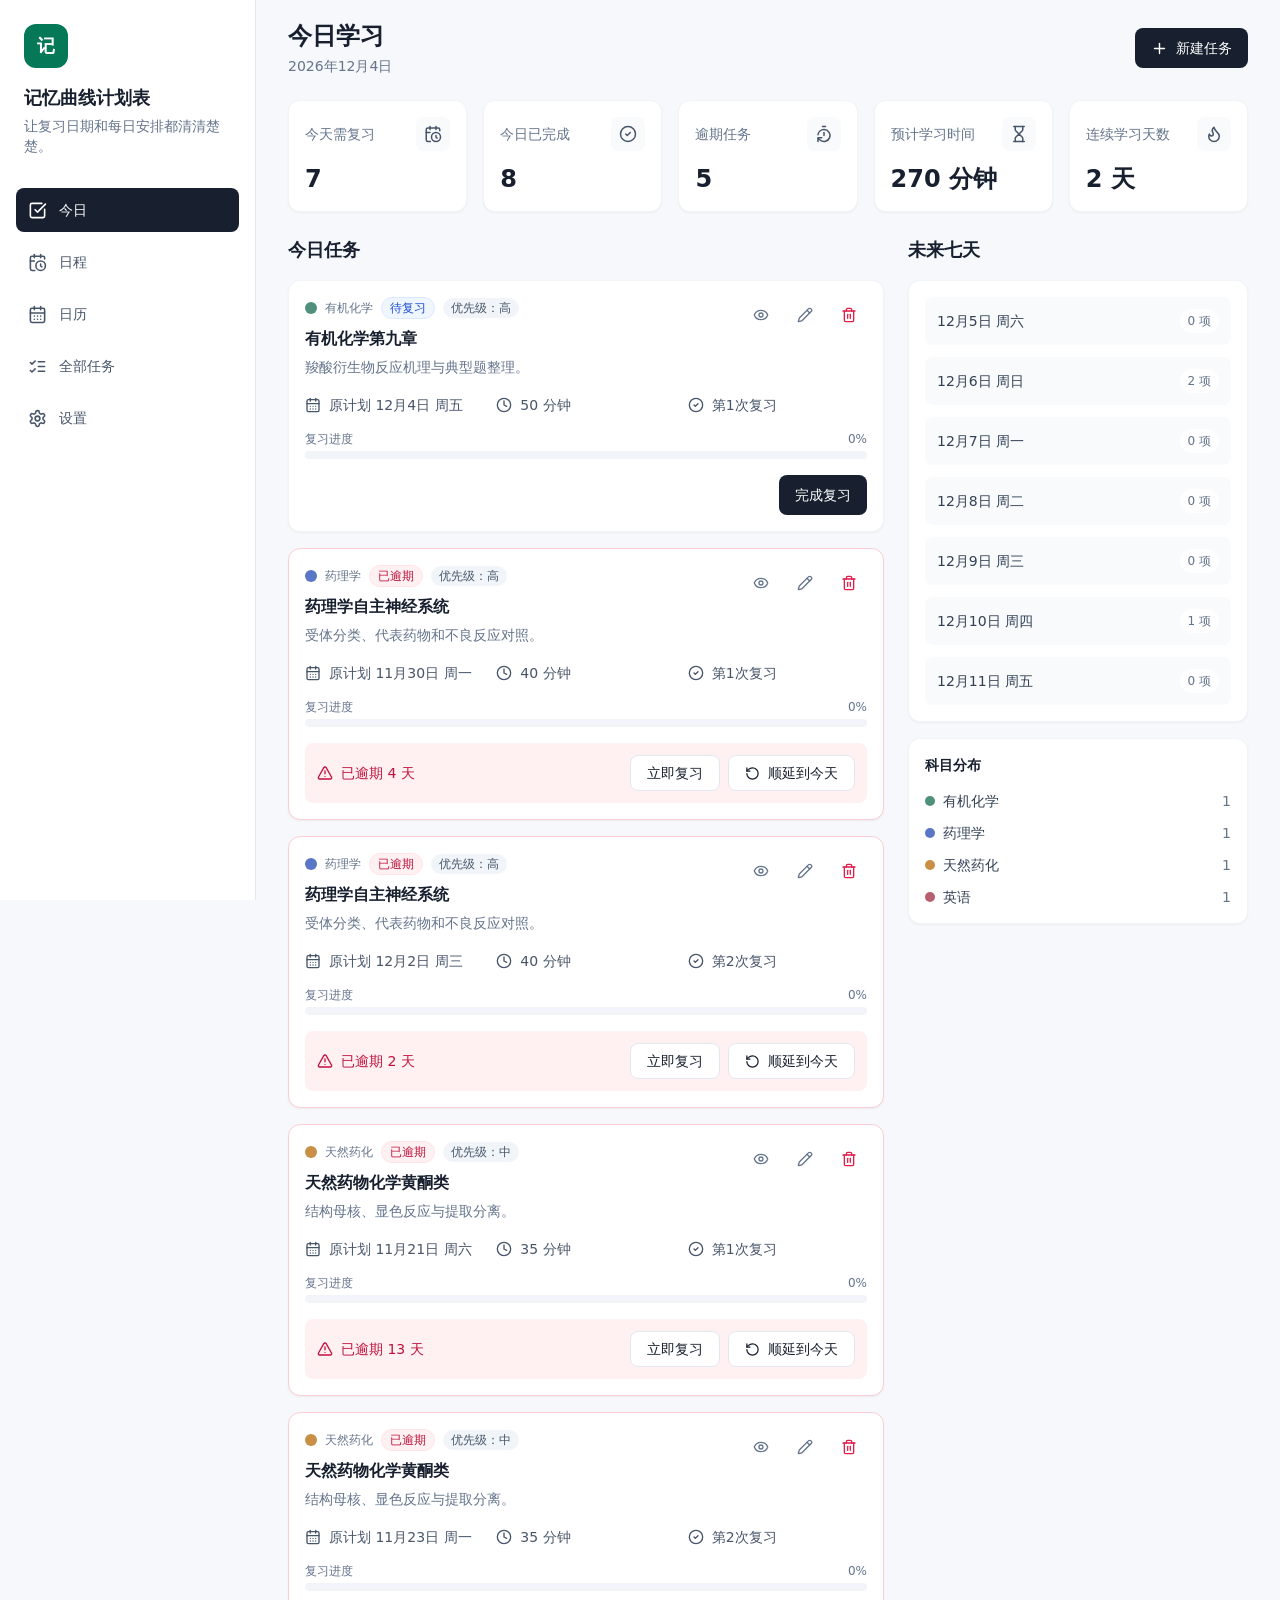
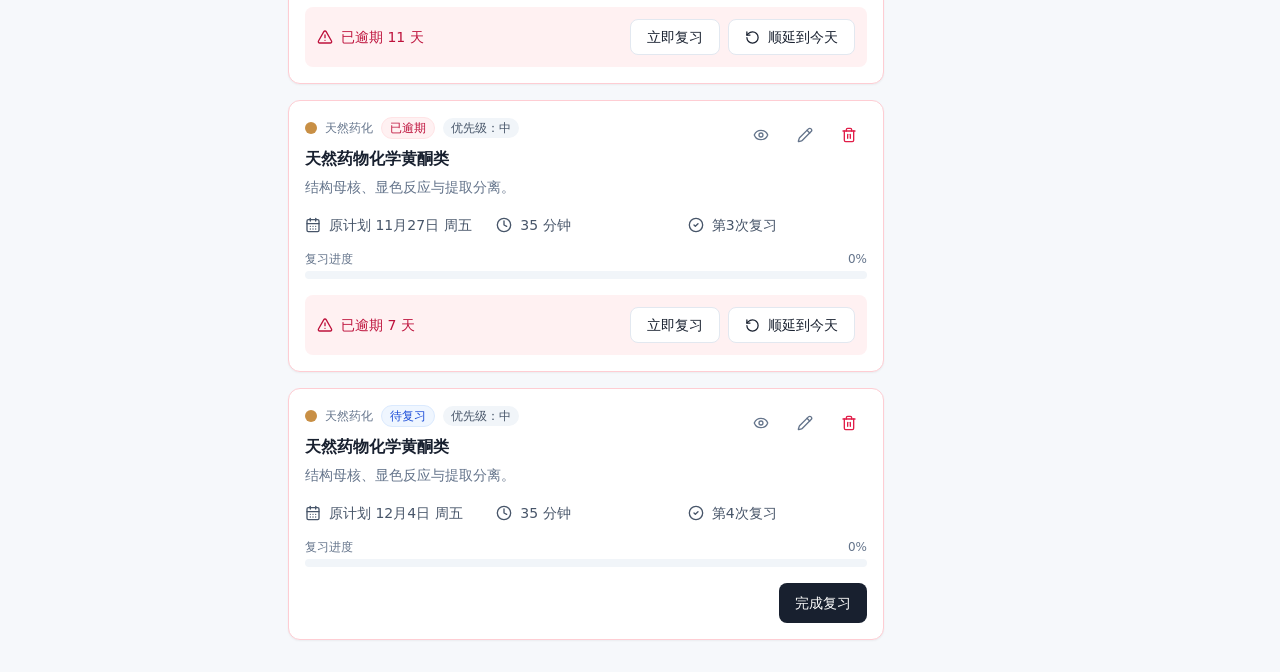
<file: index.html>
<!doctype html>
<html lang="zh-CN">
  <head>
    <meta charset="UTF-8" />
    <meta name="viewport" content="width=device-width, initial-scale=1.0" />
    <link rel="icon" href='data:image/svg+xml,<svg xmlns="http://www.w3.org/2000/svg" viewBox="0 0 64 64"><rect width="64" height="64" rx="14" fill="%2318202f"/><text x="32" y="42" text-anchor="middle" font-size="34" fill="white" font-family="Arial">记</text></svg>' />
    <title>记忆曲线学习计划表</title>
    <script type="module" crossorigin src="/assets/index-BslfjLOM.js"></script>
    <link rel="stylesheet" crossorigin href="/assets/index-C0-qE0O2.css">
  </head>
  <body>
    <div id="root"></div>
  </body>
</html>
</file>
<file: assets/index-C0-qE0O2.css>
*,:before,:after{--tw-border-spacing-x: 0;--tw-border-spacing-y: 0;--tw-translate-x: 0;--tw-translate-y: 0;--tw-rotate: 0;--tw-skew-x: 0;--tw-skew-y: 0;--tw-scale-x: 1;--tw-scale-y: 1;--tw-pan-x: ;--tw-pan-y: ;--tw-pinch-zoom: ;--tw-scroll-snap-strictness: proximity;--tw-gradient-from-position: ;--tw-gradient-via-position: ;--tw-gradient-to-position: ;--tw-ordinal: ;--tw-slashed-zero: ;--tw-numeric-figure: ;--tw-numeric-spacing: ;--tw-numeric-fraction: ;--tw-ring-inset: ;--tw-ring-offset-width: 0px;--tw-ring-offset-color: #fff;--tw-ring-color: rgb(59 130 246 / .5);--tw-ring-offset-shadow: 0 0 #0000;--tw-ring-shadow: 0 0 #0000;--tw-shadow: 0 0 #0000;--tw-shadow-colored: 0 0 #0000;--tw-blur: ;--tw-brightness: ;--tw-contrast: ;--tw-grayscale: ;--tw-hue-rotate: ;--tw-invert: ;--tw-saturate: ;--tw-sepia: ;--tw-drop-shadow: ;--tw-backdrop-blur: ;--tw-backdrop-brightness: ;--tw-backdrop-contrast: ;--tw-backdrop-grayscale: ;--tw-backdrop-hue-rotate: ;--tw-backdrop-invert: ;--tw-backdrop-opacity: ;--tw-backdrop-saturate: ;--tw-backdrop-sepia: ;--tw-contain-size: ;--tw-contain-layout: ;--tw-contain-paint: ;--tw-contain-style: }::backdrop{--tw-border-spacing-x: 0;--tw-border-spacing-y: 0;--tw-translate-x: 0;--tw-translate-y: 0;--tw-rotate: 0;--tw-skew-x: 0;--tw-skew-y: 0;--tw-scale-x: 1;--tw-scale-y: 1;--tw-pan-x: ;--tw-pan-y: ;--tw-pinch-zoom: ;--tw-scroll-snap-strictness: proximity;--tw-gradient-from-position: ;--tw-gradient-via-position: ;--tw-gradient-to-position: ;--tw-ordinal: ;--tw-slashed-zero: ;--tw-numeric-figure: ;--tw-numeric-spacing: ;--tw-numeric-fraction: ;--tw-ring-inset: ;--tw-ring-offset-width: 0px;--tw-ring-offset-color: #fff;--tw-ring-color: rgb(59 130 246 / .5);--tw-ring-offset-shadow: 0 0 #0000;--tw-ring-shadow: 0 0 #0000;--tw-shadow: 0 0 #0000;--tw-shadow-colored: 0 0 #0000;--tw-blur: ;--tw-brightness: ;--tw-contrast: ;--tw-grayscale: ;--tw-hue-rotate: ;--tw-invert: ;--tw-saturate: ;--tw-sepia: ;--tw-drop-shadow: ;--tw-backdrop-blur: ;--tw-backdrop-brightness: ;--tw-backdrop-contrast: ;--tw-backdrop-grayscale: ;--tw-backdrop-hue-rotate: ;--tw-backdrop-invert: ;--tw-backdrop-opacity: ;--tw-backdrop-saturate: ;--tw-backdrop-sepia: ;--tw-contain-size: ;--tw-contain-layout: ;--tw-contain-paint: ;--tw-contain-style: }*,:before,:after{box-sizing:border-box;border-width:0;border-style:solid;border-color:#e5e7eb}:before,:after{--tw-content: ""}html,:host{line-height:1.5;-webkit-text-size-adjust:100%;-moz-tab-size:4;-o-tab-size:4;tab-size:4;font-family:Inter,ui-sans-serif,system-ui,sans-serif;font-feature-settings:normal;font-variation-settings:normal;-webkit-tap-highlight-color:transparent}body{margin:0;line-height:inherit}hr{height:0;color:inherit;border-top-width:1px}abbr:where([title]){-webkit-text-decoration:underline dotted;text-decoration:underline dotted}h1,h2,h3,h4,h5,h6{font-size:inherit;font-weight:inherit}a{color:inherit;text-decoration:inherit}b,strong{font-weight:bolder}code,kbd,samp,pre{font-family:ui-monospace,SFMono-Regular,Menlo,Monaco,Consolas,Liberation Mono,Courier New,monospace;font-feature-settings:normal;font-variation-settings:normal;font-size:1em}small{font-size:80%}sub,sup{font-size:75%;line-height:0;position:relative;vertical-align:baseline}sub{bottom:-.25em}sup{top:-.5em}table{text-indent:0;border-color:inherit;border-collapse:collapse}button,input,optgroup,select,textarea{font-family:inherit;font-feature-settings:inherit;font-variation-settings:inherit;font-size:100%;font-weight:inherit;line-height:inherit;letter-spacing:inherit;color:inherit;margin:0;padding:0}button,select{text-transform:none}button,input:where([type=button]),input:where([type=reset]),input:where([type=submit]){-webkit-appearance:button;background-color:transparent;background-image:none}:-moz-focusring{outline:auto}:-moz-ui-invalid{box-shadow:none}progress{vertical-align:baseline}::-webkit-inner-spin-button,::-webkit-outer-spin-button{height:auto}[type=search]{-webkit-appearance:textfield;outline-offset:-2px}::-webkit-search-decoration{-webkit-appearance:none}::-webkit-file-upload-button{-webkit-appearance:button;font:inherit}summary{display:list-item}blockquote,dl,dd,h1,h2,h3,h4,h5,h6,hr,figure,p,pre{margin:0}fieldset{margin:0;padding:0}legend{padding:0}ol,ul,menu{list-style:none;margin:0;padding:0}dialog{padding:0}textarea{resize:vertical}input::-moz-placeholder,textarea::-moz-placeholder{opacity:1;color:#9ca3af}input::placeholder,textarea::placeholder{opacity:1;color:#9ca3af}button,[role=button]{cursor:pointer}:disabled{cursor:default}img,svg,video,canvas,audio,iframe,embed,object{display:block;vertical-align:middle}img,video{max-width:100%;height:auto}[hidden]:where(:not([hidden=until-found])){display:none}*{box-sizing:border-box}body{margin:0;min-width:320px;background:#f6f8fb;color:#18202f;font-family:Inter,ui-sans-serif,system-ui,sans-serif}button,input,select,textarea{font:inherit}.field{width:100%;border-radius:.5rem;border-width:1px;--tw-border-opacity: 1;border-color:rgb(226 232 240 / var(--tw-border-opacity, 1));--tw-bg-opacity: 1;background-color:rgb(255 255 255 / var(--tw-bg-opacity, 1));padding:.625rem .75rem;font-size:.875rem;line-height:1.25rem;--tw-text-opacity: 1;color:rgb(24 32 47 / var(--tw-text-opacity, 1));outline:2px solid transparent;outline-offset:2px;transition-property:color,background-color,border-color,text-decoration-color,fill,stroke,opacity,box-shadow,transform,filter,backdrop-filter;transition-timing-function:cubic-bezier(.4,0,.2,1);transition-duration:.15s}.field::-moz-placeholder{--tw-text-opacity: 1;color:rgb(148 163 184 / var(--tw-text-opacity, 1))}.field::placeholder{--tw-text-opacity: 1;color:rgb(148 163 184 / var(--tw-text-opacity, 1))}.field:hover{--tw-border-opacity: 1;border-color:rgb(203 213 225 / var(--tw-border-opacity, 1))}.field:focus{--tw-border-opacity: 1;border-color:rgb(24 32 47 / var(--tw-border-opacity, 1));--tw-ring-offset-shadow: var(--tw-ring-inset) 0 0 0 var(--tw-ring-offset-width) var(--tw-ring-offset-color);--tw-ring-shadow: var(--tw-ring-inset) 0 0 0 calc(2px + var(--tw-ring-offset-width)) var(--tw-ring-color);box-shadow:var(--tw-ring-offset-shadow),var(--tw-ring-shadow),var(--tw-shadow, 0 0 #0000);--tw-ring-opacity: 1;--tw-ring-color: rgb(226 232 240 / var(--tw-ring-opacity, 1))}.field:disabled{cursor:not-allowed;--tw-bg-opacity: 1;background-color:rgb(241 245 249 / var(--tw-bg-opacity, 1));--tw-text-opacity: 1;color:rgb(148 163 184 / var(--tw-text-opacity, 1))}.icon-button{display:inline-flex;height:2.25rem;width:2.25rem;align-items:center;justify-content:center;border-radius:.5rem;--tw-text-opacity: 1;color:rgb(100 116 139 / var(--tw-text-opacity, 1));transition-property:color,background-color,border-color,text-decoration-color,fill,stroke,opacity,box-shadow,transform,filter,backdrop-filter;transition-timing-function:cubic-bezier(.4,0,.2,1);transition-duration:.15s}.icon-button:hover{--tw-bg-opacity: 1;background-color:rgb(241 245 249 / var(--tw-bg-opacity, 1));--tw-text-opacity: 1;color:rgb(24 32 47 / var(--tw-text-opacity, 1))}.icon-button:focus{outline:2px solid transparent;outline-offset:2px}.icon-button:focus-visible{--tw-ring-offset-shadow: var(--tw-ring-inset) 0 0 0 var(--tw-ring-offset-width) var(--tw-ring-offset-color);--tw-ring-shadow: var(--tw-ring-inset) 0 0 0 calc(2px + var(--tw-ring-offset-width)) var(--tw-ring-color);box-shadow:var(--tw-ring-offset-shadow),var(--tw-ring-shadow),var(--tw-shadow, 0 0 #0000);--tw-ring-opacity: 1;--tw-ring-color: rgb(203 213 225 / var(--tw-ring-opacity, 1))}.pointer-events-none{pointer-events:none}.fixed{position:fixed}.absolute{position:absolute}.relative{position:relative}.sticky{position:sticky}.inset-0{top:0;right:0;bottom:0;left:0}.inset-x-0{left:0;right:0}.inset-y-0{top:0;bottom:0}.bottom-0{bottom:0}.left-0{left:0}.left-3{left:.75rem}.right-4{right:1rem}.top-0{top:0}.top-1\/2{top:50%}.top-4{top:1rem}.z-10{z-index:10}.z-30{z-index:30}.z-40{z-index:40}.z-50{z-index:50}.z-\[60\]{z-index:60}.mx-auto{margin-left:auto;margin-right:auto}.mb-1{margin-bottom:.25rem}.mb-2{margin-bottom:.5rem}.mb-3{margin-bottom:.75rem}.mb-4{margin-bottom:1rem}.mb-8{margin-bottom:2rem}.mt-1{margin-top:.25rem}.mt-2{margin-top:.5rem}.mt-3{margin-top:.75rem}.mt-4{margin-top:1rem}.mt-5{margin-top:1.25rem}.line-clamp-2{overflow:hidden;display:-webkit-box;-webkit-box-orient:vertical;-webkit-line-clamp:2}.block{display:block}.flex{display:flex}.inline-flex{display:inline-flex}.grid{display:grid}.hidden{display:none}.h-11{height:2.75rem}.h-12{height:3rem}.h-2{height:.5rem}.h-2\.5{height:.625rem}.h-3{height:.75rem}.h-4{height:1rem}.h-7{height:1.75rem}.h-8{height:2rem}.h-9{height:2.25rem}.h-full{height:100%}.max-h-\[92vh\]{max-height:92vh}.min-h-10{min-height:2.5rem}.min-h-20{min-height:5rem}.min-h-24{min-height:6rem}.min-h-9{min-height:2.25rem}.min-h-screen{min-height:100vh}.w-11{width:2.75rem}.w-12{width:3rem}.w-2{width:.5rem}.w-2\.5{width:.625rem}.w-3{width:.75rem}.w-4{width:1rem}.w-64{width:16rem}.w-7{width:1.75rem}.w-8{width:2rem}.w-9{width:2.25rem}.w-full{width:100%}.min-w-0{min-width:0px}.max-w-2xl{max-width:42rem}.max-w-4xl{max-width:56rem}.max-w-7xl{max-width:80rem}.max-w-md{max-width:28rem}.shrink-0{flex-shrink:0}.-translate-y-1\/2{--tw-translate-y: -50%;transform:translate(var(--tw-translate-x),var(--tw-translate-y)) rotate(var(--tw-rotate)) skew(var(--tw-skew-x)) skewY(var(--tw-skew-y)) scaleX(var(--tw-scale-x)) scaleY(var(--tw-scale-y))}.cursor-grab{cursor:grab}.resize-none{resize:none}.resize-y{resize:vertical}.grid-cols-5{grid-template-columns:repeat(5,minmax(0,1fr))}.grid-cols-7{grid-template-columns:repeat(7,minmax(0,1fr))}.grid-cols-\[76px_1fr\]{grid-template-columns:76px 1fr}.flex-col{flex-direction:column}.flex-col-reverse{flex-direction:column-reverse}.flex-wrap{flex-wrap:wrap}.items-center{align-items:center}.justify-end{justify-content:flex-end}.justify-center{justify-content:center}.justify-between{justify-content:space-between}.gap-1{gap:.25rem}.gap-2{gap:.5rem}.gap-3{gap:.75rem}.gap-4{gap:1rem}.gap-6{gap:1.5rem}.space-y-2>:not([hidden])~:not([hidden]){--tw-space-y-reverse: 0;margin-top:calc(.5rem * calc(1 - var(--tw-space-y-reverse)));margin-bottom:calc(.5rem * var(--tw-space-y-reverse))}.space-y-3>:not([hidden])~:not([hidden]){--tw-space-y-reverse: 0;margin-top:calc(.75rem * calc(1 - var(--tw-space-y-reverse)));margin-bottom:calc(.75rem * var(--tw-space-y-reverse))}.space-y-4>:not([hidden])~:not([hidden]){--tw-space-y-reverse: 0;margin-top:calc(1rem * calc(1 - var(--tw-space-y-reverse)));margin-bottom:calc(1rem * var(--tw-space-y-reverse))}.space-y-5>:not([hidden])~:not([hidden]){--tw-space-y-reverse: 0;margin-top:calc(1.25rem * calc(1 - var(--tw-space-y-reverse)));margin-bottom:calc(1.25rem * var(--tw-space-y-reverse))}.space-y-6>:not([hidden])~:not([hidden]){--tw-space-y-reverse: 0;margin-top:calc(1.5rem * calc(1 - var(--tw-space-y-reverse)));margin-bottom:calc(1.5rem * var(--tw-space-y-reverse))}.divide-y>:not([hidden])~:not([hidden]){--tw-divide-y-reverse: 0;border-top-width:calc(1px * calc(1 - var(--tw-divide-y-reverse)));border-bottom-width:calc(1px * var(--tw-divide-y-reverse))}.divide-slate-100>:not([hidden])~:not([hidden]){--tw-divide-opacity: 1;border-color:rgb(241 245 249 / var(--tw-divide-opacity, 1))}.overflow-y-auto{overflow-y:auto}.truncate{overflow:hidden;text-overflow:ellipsis;white-space:nowrap}.rounded{border-radius:.25rem}.rounded-full{border-radius:9999px}.rounded-lg{border-radius:.5rem}.rounded-xl{border-radius:.75rem}.border{border-width:1px}.border-2{border-width:2px}.border-b{border-bottom-width:1px}.border-r{border-right-width:1px}.border-t{border-top-width:1px}.border-dashed{border-style:dashed}.border-blue-100{--tw-border-opacity: 1;border-color:rgb(219 234 254 / var(--tw-border-opacity, 1))}.border-emerald-100{--tw-border-opacity: 1;border-color:rgb(209 250 229 / var(--tw-border-opacity, 1))}.border-ink{--tw-border-opacity: 1;border-color:rgb(24 32 47 / var(--tw-border-opacity, 1))}.border-rose-100{--tw-border-opacity: 1;border-color:rgb(255 228 230 / var(--tw-border-opacity, 1))}.border-rose-200{--tw-border-opacity: 1;border-color:rgb(254 205 211 / var(--tw-border-opacity, 1))}.border-slate-100{--tw-border-opacity: 1;border-color:rgb(241 245 249 / var(--tw-border-opacity, 1))}.border-slate-200{--tw-border-opacity: 1;border-color:rgb(226 232 240 / var(--tw-border-opacity, 1))}.border-slate-300{--tw-border-opacity: 1;border-color:rgb(203 213 225 / var(--tw-border-opacity, 1))}.border-slate-900{--tw-border-opacity: 1;border-color:rgb(15 23 42 / var(--tw-border-opacity, 1))}.border-white{--tw-border-opacity: 1;border-color:rgb(255 255 255 / var(--tw-border-opacity, 1))}.bg-blue-50{--tw-bg-opacity: 1;background-color:rgb(239 246 255 / var(--tw-bg-opacity, 1))}.bg-canvas{--tw-bg-opacity: 1;background-color:rgb(246 248 251 / var(--tw-bg-opacity, 1))}.bg-emerald-50{--tw-bg-opacity: 1;background-color:rgb(236 253 245 / var(--tw-bg-opacity, 1))}.bg-emerald-50\/60{background-color:#ecfdf599}.bg-emerald-600{--tw-bg-opacity: 1;background-color:rgb(5 150 105 / var(--tw-bg-opacity, 1))}.bg-emerald-700{--tw-bg-opacity: 1;background-color:rgb(4 120 87 / var(--tw-bg-opacity, 1))}.bg-ink{--tw-bg-opacity: 1;background-color:rgb(24 32 47 / var(--tw-bg-opacity, 1))}.bg-rose-50{--tw-bg-opacity: 1;background-color:rgb(255 241 242 / var(--tw-bg-opacity, 1))}.bg-rose-600{--tw-bg-opacity: 1;background-color:rgb(225 29 72 / var(--tw-bg-opacity, 1))}.bg-slate-100{--tw-bg-opacity: 1;background-color:rgb(241 245 249 / var(--tw-bg-opacity, 1))}.bg-slate-50{--tw-bg-opacity: 1;background-color:rgb(248 250 252 / var(--tw-bg-opacity, 1))}.bg-slate-50\/60{background-color:#f8fafc99}.bg-slate-900\/35{background-color:#0f172a59}.bg-white{--tw-bg-opacity: 1;background-color:rgb(255 255 255 / var(--tw-bg-opacity, 1))}.bg-white\/95{background-color:#fffffff2}.p-2{padding:.5rem}.p-3{padding:.75rem}.p-4{padding:1rem}.p-5{padding:1.25rem}.p-6{padding:1.5rem}.px-1{padding-left:.25rem;padding-right:.25rem}.px-2{padding-left:.5rem;padding-right:.5rem}.px-3{padding-left:.75rem;padding-right:.75rem}.px-4{padding-left:1rem;padding-right:1rem}.px-5{padding-left:1.25rem;padding-right:1.25rem}.px-6{padding-left:1.5rem;padding-right:1.5rem}.py-0\.5{padding-top:.125rem;padding-bottom:.125rem}.py-1{padding-top:.25rem;padding-bottom:.25rem}.py-10{padding-top:2.5rem;padding-bottom:2.5rem}.py-2{padding-top:.5rem;padding-bottom:.5rem}.py-3{padding-top:.75rem;padding-bottom:.75rem}.py-4{padding-top:1rem;padding-bottom:1rem}.py-6{padding-top:1.5rem;padding-bottom:1.5rem}.pb-24{padding-bottom:6rem}.pl-9{padding-left:2.25rem}.pt-1{padding-top:.25rem}.pt-5{padding-top:1.25rem}.text-left{text-align:left}.text-center{text-align:center}.text-2xl{font-size:1.5rem;line-height:2rem}.text-\[11px\]{font-size:11px}.text-base{font-size:1rem;line-height:1.5rem}.text-lg{font-size:1.125rem;line-height:1.75rem}.text-sm{font-size:.875rem;line-height:1.25rem}.text-xl{font-size:1.25rem;line-height:1.75rem}.text-xs{font-size:.75rem;line-height:1rem}.font-medium{font-weight:500}.font-semibold{font-weight:600}.leading-5{line-height:1.25rem}.leading-6{line-height:1.5rem}.text-blue-700{--tw-text-opacity: 1;color:rgb(29 78 216 / var(--tw-text-opacity, 1))}.text-emerald-700{--tw-text-opacity: 1;color:rgb(4 120 87 / var(--tw-text-opacity, 1))}.text-emerald-800{--tw-text-opacity: 1;color:rgb(6 95 70 / var(--tw-text-opacity, 1))}.text-ink{--tw-text-opacity: 1;color:rgb(24 32 47 / var(--tw-text-opacity, 1))}.text-muted{--tw-text-opacity: 1;color:rgb(100 116 139 / var(--tw-text-opacity, 1))}.text-rose-600{--tw-text-opacity: 1;color:rgb(225 29 72 / var(--tw-text-opacity, 1))}.text-rose-700{--tw-text-opacity: 1;color:rgb(190 18 60 / var(--tw-text-opacity, 1))}.text-rose-800{--tw-text-opacity: 1;color:rgb(159 18 57 / var(--tw-text-opacity, 1))}.text-slate-400{--tw-text-opacity: 1;color:rgb(148 163 184 / var(--tw-text-opacity, 1))}.text-slate-500{--tw-text-opacity: 1;color:rgb(100 116 139 / var(--tw-text-opacity, 1))}.text-slate-600{--tw-text-opacity: 1;color:rgb(71 85 105 / var(--tw-text-opacity, 1))}.text-slate-700{--tw-text-opacity: 1;color:rgb(51 65 85 / var(--tw-text-opacity, 1))}.text-white{--tw-text-opacity: 1;color:rgb(255 255 255 / var(--tw-text-opacity, 1))}.line-through{text-decoration-line:line-through}.opacity-45{opacity:.45}.shadow-sm{--tw-shadow: 0 1px 2px 0 rgb(0 0 0 / .05);--tw-shadow-colored: 0 1px 2px 0 var(--tw-shadow-color);box-shadow:var(--tw-ring-offset-shadow, 0 0 #0000),var(--tw-ring-shadow, 0 0 #0000),var(--tw-shadow)}.shadow-soft{--tw-shadow: 0 12px 32px rgba(15, 23, 42, .08);--tw-shadow-colored: 0 12px 32px var(--tw-shadow-color);box-shadow:var(--tw-ring-offset-shadow, 0 0 #0000),var(--tw-ring-shadow, 0 0 #0000),var(--tw-shadow)}.outline-none{outline:2px solid transparent;outline-offset:2px}.filter{filter:var(--tw-blur) var(--tw-brightness) var(--tw-contrast) var(--tw-grayscale) var(--tw-hue-rotate) var(--tw-invert) var(--tw-saturate) var(--tw-sepia) var(--tw-drop-shadow)}.backdrop-blur{--tw-backdrop-blur: blur(8px);-webkit-backdrop-filter:var(--tw-backdrop-blur) var(--tw-backdrop-brightness) var(--tw-backdrop-contrast) var(--tw-backdrop-grayscale) var(--tw-backdrop-hue-rotate) var(--tw-backdrop-invert) var(--tw-backdrop-opacity) var(--tw-backdrop-saturate) var(--tw-backdrop-sepia);backdrop-filter:var(--tw-backdrop-blur) var(--tw-backdrop-brightness) var(--tw-backdrop-contrast) var(--tw-backdrop-grayscale) var(--tw-backdrop-hue-rotate) var(--tw-backdrop-invert) var(--tw-backdrop-opacity) var(--tw-backdrop-saturate) var(--tw-backdrop-sepia)}.backdrop-blur-sm{--tw-backdrop-blur: blur(4px);-webkit-backdrop-filter:var(--tw-backdrop-blur) var(--tw-backdrop-brightness) var(--tw-backdrop-contrast) var(--tw-backdrop-grayscale) var(--tw-backdrop-hue-rotate) var(--tw-backdrop-invert) var(--tw-backdrop-opacity) var(--tw-backdrop-saturate) var(--tw-backdrop-sepia);backdrop-filter:var(--tw-backdrop-blur) var(--tw-backdrop-brightness) var(--tw-backdrop-contrast) var(--tw-backdrop-grayscale) var(--tw-backdrop-hue-rotate) var(--tw-backdrop-invert) var(--tw-backdrop-opacity) var(--tw-backdrop-saturate) var(--tw-backdrop-sepia)}.transition{transition-property:color,background-color,border-color,text-decoration-color,fill,stroke,opacity,box-shadow,transform,filter,backdrop-filter;transition-timing-function:cubic-bezier(.4,0,.2,1);transition-duration:.15s}.transition-all{transition-property:all;transition-timing-function:cubic-bezier(.4,0,.2,1);transition-duration:.15s}.hover\:border-slate-300:hover{--tw-border-opacity: 1;border-color:rgb(203 213 225 / var(--tw-border-opacity, 1))}.hover\:bg-rose-700:hover{--tw-bg-opacity: 1;background-color:rgb(190 18 60 / var(--tw-bg-opacity, 1))}.hover\:bg-slate-100:hover{--tw-bg-opacity: 1;background-color:rgb(241 245 249 / var(--tw-bg-opacity, 1))}.hover\:bg-slate-50:hover{--tw-bg-opacity: 1;background-color:rgb(248 250 252 / var(--tw-bg-opacity, 1))}.hover\:bg-slate-700:hover{--tw-bg-opacity: 1;background-color:rgb(51 65 85 / var(--tw-bg-opacity, 1))}.hover\:bg-white:hover{--tw-bg-opacity: 1;background-color:rgb(255 255 255 / var(--tw-bg-opacity, 1))}.hover\:text-rose-600:hover{--tw-text-opacity: 1;color:rgb(225 29 72 / var(--tw-text-opacity, 1))}.hover\:shadow-soft:hover{--tw-shadow: 0 12px 32px rgba(15, 23, 42, .08);--tw-shadow-colored: 0 12px 32px var(--tw-shadow-color);box-shadow:var(--tw-ring-offset-shadow, 0 0 #0000),var(--tw-ring-shadow, 0 0 #0000),var(--tw-shadow)}.focus\:border-emerald-500:focus{--tw-border-opacity: 1;border-color:rgb(16 185 129 / var(--tw-border-opacity, 1))}.focus\:outline-none:focus{outline:2px solid transparent;outline-offset:2px}.focus\:ring-2:focus{--tw-ring-offset-shadow: var(--tw-ring-inset) 0 0 0 var(--tw-ring-offset-width) var(--tw-ring-offset-color);--tw-ring-shadow: var(--tw-ring-inset) 0 0 0 calc(2px + var(--tw-ring-offset-width)) var(--tw-ring-color);box-shadow:var(--tw-ring-offset-shadow),var(--tw-ring-shadow),var(--tw-shadow, 0 0 #0000)}.focus\:ring-emerald-100:focus{--tw-ring-opacity: 1;--tw-ring-color: rgb(209 250 229 / var(--tw-ring-opacity, 1))}.focus-visible\:ring-2:focus-visible{--tw-ring-offset-shadow: var(--tw-ring-inset) 0 0 0 var(--tw-ring-offset-width) var(--tw-ring-offset-color);--tw-ring-shadow: var(--tw-ring-inset) 0 0 0 calc(2px + var(--tw-ring-offset-width)) var(--tw-ring-color);box-shadow:var(--tw-ring-offset-shadow),var(--tw-ring-shadow),var(--tw-shadow, 0 0 #0000)}.focus-visible\:ring-ink:focus-visible{--tw-ring-opacity: 1;--tw-ring-color: rgb(24 32 47 / var(--tw-ring-opacity, 1))}.focus-visible\:ring-rose-300:focus-visible{--tw-ring-opacity: 1;--tw-ring-color: rgb(253 164 175 / var(--tw-ring-opacity, 1))}.focus-visible\:ring-slate-300:focus-visible{--tw-ring-opacity: 1;--tw-ring-color: rgb(203 213 225 / var(--tw-ring-opacity, 1))}.focus-visible\:ring-offset-2:focus-visible{--tw-ring-offset-width: 2px}.disabled\:cursor-not-allowed:disabled{cursor:not-allowed}.disabled\:bg-rose-200:disabled{--tw-bg-opacity: 1;background-color:rgb(254 205 211 / var(--tw-bg-opacity, 1))}.disabled\:bg-slate-100:disabled{--tw-bg-opacity: 1;background-color:rgb(241 245 249 / var(--tw-bg-opacity, 1))}.disabled\:bg-slate-300:disabled{--tw-bg-opacity: 1;background-color:rgb(203 213 225 / var(--tw-bg-opacity, 1))}.disabled\:text-slate-400:disabled{--tw-text-opacity: 1;color:rgb(148 163 184 / var(--tw-text-opacity, 1))}.disabled\:opacity-70:disabled{opacity:.7}@media (min-width: 640px){.sm\:max-w-xs{max-width:20rem}.sm\:grid-cols-2{grid-template-columns:repeat(2,minmax(0,1fr))}.sm\:grid-cols-3{grid-template-columns:repeat(3,minmax(0,1fr))}.sm\:grid-cols-4{grid-template-columns:repeat(4,minmax(0,1fr))}.sm\:grid-cols-\[112px_1fr\]{grid-template-columns:112px 1fr}.sm\:flex-row{flex-direction:row}.sm\:items-start{align-items:flex-start}.sm\:items-end{align-items:flex-end}.sm\:items-center{align-items:center}.sm\:justify-end{justify-content:flex-end}.sm\:justify-between{justify-content:space-between}.sm\:px-6{padding-left:1.5rem;padding-right:1.5rem}}@media (min-width: 768px){.md\:col-span-2{grid-column:span 2 / span 2}.md\:grid-cols-2{grid-template-columns:repeat(2,minmax(0,1fr))}.md\:grid-cols-4{grid-template-columns:repeat(4,minmax(0,1fr))}}@media (min-width: 1024px){.lg\:ml-64{margin-left:16rem}.lg\:block{display:block}.lg\:hidden{display:none}.lg\:grid-cols-1{grid-template-columns:repeat(1,minmax(0,1fr))}.lg\:grid-cols-\[1fr_1\.2fr\]{grid-template-columns:1fr 1.2fr}.lg\:grid-cols-\[minmax\(220px\,1fr\)_180px_180px_180px\]{grid-template-columns:minmax(220px,1fr) 180px 180px 180px}.lg\:px-8{padding-left:2rem;padding-right:2rem}.lg\:pb-8{padding-bottom:2rem}}@media (min-width: 1280px){.xl\:grid-cols-5{grid-template-columns:repeat(5,minmax(0,1fr))}.xl\:grid-cols-\[minmax\(0\,1fr\)_340px\]{grid-template-columns:minmax(0,1fr) 340px}.xl\:grid-cols-\[minmax\(0\,1fr\)_380px\]{grid-template-columns:minmax(0,1fr) 380px}}
</file>
